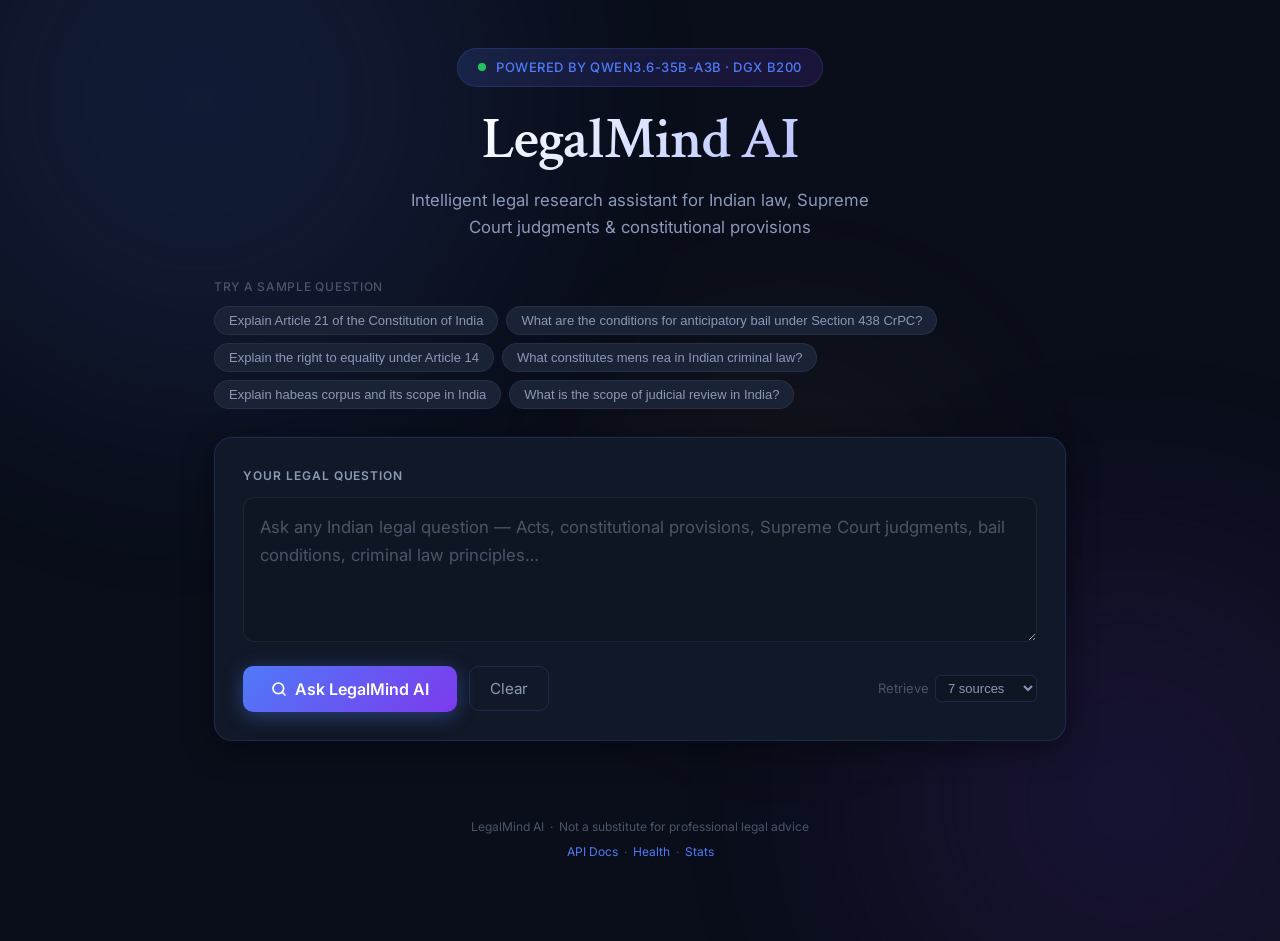
<file: app/index.html>
<!DOCTYPE html>
<html lang="en">
<head>
  <meta charset="UTF-8">
  <meta name="viewport" content="width=device-width, initial-scale=1.0">
  <title>LegalMind AI — Indian Legal Research Assistant</title>
  <meta name="description" content="LegalMind AI is an intelligent legal research assistant powered by Qwen3.6-35B, specialising in Indian law, Supreme Court judgments, and legal provisions.">
  <link rel="preconnect" href="https://fonts.googleapis.com">
  <link href="https://fonts.googleapis.com/css2?family=Inter:wght@300;400;500;600;700&family=Crimson+Text:ital,wght@0,400;0,600;1,400&display=swap" rel="stylesheet">
  <style>
    /* ── Design tokens ─────────────────────────────────────────────────── */
    :root {
      --bg-primary:    #0a0e1a;
      --bg-card:       #111827;
      --bg-card2:      #1a2236;
      --bg-input:      #0f1623;
      --accent:        #4f7af8;
      --accent-2:      #7c3aed;
      --accent-glow:   rgba(79, 122, 248, 0.18);
      --gold:          #f5c842;
      --text-primary:  #e8ecf4;
      --text-muted:    #8b98b8;
      --text-dim:      #4a5568;
      --border:        rgba(79, 122, 248, 0.18);
      --border-light:  rgba(255,255,255,0.06);
      --success:       #22c55e;
      --warn:          #f59e0b;
      --danger:        #ef4444;
      --radius:        12px;
      --radius-lg:     18px;
      --shadow:        0 8px 32px rgba(0,0,0,0.45);
      --transition:    0.22s cubic-bezier(0.4,0,0.2,1);
    }

    /* ── Reset ─────────────────────────────────────────────────────────── */
    *, *::before, *::after { box-sizing: border-box; margin: 0; padding: 0; }
    html { scroll-behavior: smooth; }

    body {
      background: var(--bg-primary);
      color: var(--text-primary);
      font-family: 'Inter', sans-serif;
      min-height: 100vh;
      line-height: 1.6;
      overflow-x: hidden;
    }

    /* ── Background orbs ───────────────────────────────────────────────── */
    .orb {
      position: fixed;
      border-radius: 50%;
      filter: blur(120px);
      opacity: 0.12;
      pointer-events: none;
      z-index: 0;
    }
    .orb-1 { width: 600px; height: 600px; background: var(--accent); top: -200px; left: -100px; }
    .orb-2 { width: 500px; height: 500px; background: var(--accent-2); bottom: -150px; right: -100px; }
    .orb-3 { width: 300px; height: 300px; background: var(--gold); top: 40%; left: 50%; opacity: 0.06; }

    /* ── Layout ────────────────────────────────────────────────────────── */
    .container {
      position: relative;
      z-index: 1;
      max-width: 900px;
      margin: 0 auto;
      padding: 0 24px 80px;
    }

    /* ── Header ────────────────────────────────────────────────────────── */
    header {
      padding: 48px 0 36px;
      text-align: center;
    }
    .logo-badge {
      display: inline-flex;
      align-items: center;
      gap: 10px;
      background: linear-gradient(135deg, rgba(79,122,248,0.15), rgba(124,58,237,0.15));
      border: 1px solid var(--border);
      border-radius: 50px;
      padding: 8px 20px;
      font-size: 13px;
      font-weight: 500;
      color: var(--accent);
      margin-bottom: 20px;
      letter-spacing: 0.04em;
      text-transform: uppercase;
    }
    .logo-badge .dot {
      width: 8px; height: 8px;
      background: var(--success);
      border-radius: 50%;
      animation: pulse 2s infinite;
    }
    @keyframes pulse {
      0%, 100% { opacity: 1; transform: scale(1); }
      50%       { opacity: 0.5; transform: scale(0.8); }
    }

    h1 {
      font-family: 'Crimson Text', serif;
      font-size: clamp(2.2rem, 5vw, 3.6rem);
      font-weight: 600;
      background: linear-gradient(135deg, #ffffff 30%, #c7d3ff 60%, #a78bfa 100%);
      -webkit-background-clip: text;
      -webkit-text-fill-color: transparent;
      background-clip: text;
      letter-spacing: -0.02em;
      line-height: 1.15;
      margin-bottom: 14px;
    }
    .tagline {
      font-size: 1.05rem;
      color: var(--text-muted);
      font-weight: 400;
      max-width: 500px;
      margin: 0 auto;
    }

    /* ── Query card ────────────────────────────────────────────────────── */
    .query-card {
      background: var(--bg-card);
      border: 1px solid var(--border);
      border-radius: var(--radius-lg);
      padding: 28px;
      box-shadow: var(--shadow), 0 0 0 1px rgba(79,122,248,0.05);
      margin-bottom: 28px;
      transition: border-color var(--transition);
    }
    .query-card:focus-within {
      border-color: rgba(79, 122, 248, 0.5);
      box-shadow: var(--shadow), 0 0 0 3px var(--accent-glow);
    }

    .query-label {
      font-size: 12px;
      font-weight: 600;
      color: var(--text-muted);
      text-transform: uppercase;
      letter-spacing: 0.08em;
      margin-bottom: 12px;
    }

    textarea#query-input {
      width: 100%;
      background: var(--bg-input);
      border: 1px solid var(--border-light);
      border-radius: var(--radius);
      color: var(--text-primary);
      font-family: 'Inter', sans-serif;
      font-size: 1.05rem;
      line-height: 1.65;
      padding: 16px;
      resize: vertical;
      min-height: 110px;
      outline: none;
      transition: border-color var(--transition);
    }
    textarea#query-input::placeholder { color: var(--text-dim); }
    textarea#query-input:focus { border-color: rgba(79,122,248,0.4); }

    .query-actions {
      display: flex;
      align-items: center;
      gap: 12px;
      margin-top: 16px;
      flex-wrap: wrap;
    }

    #ask-btn {
      display: inline-flex;
      align-items: center;
      gap: 8px;
      background: linear-gradient(135deg, var(--accent), var(--accent-2));
      color: white;
      border: none;
      border-radius: 10px;
      padding: 13px 28px;
      font-family: 'Inter', sans-serif;
      font-size: 1rem;
      font-weight: 600;
      cursor: pointer;
      transition: opacity var(--transition), transform var(--transition), box-shadow var(--transition);
      box-shadow: 0 4px 20px rgba(79,122,248,0.4);
    }
    #ask-btn:hover:not(:disabled) {
      opacity: 0.92;
      transform: translateY(-1px);
      box-shadow: 0 6px 28px rgba(79,122,248,0.5);
    }
    #ask-btn:active:not(:disabled) { transform: translateY(0); }
    #ask-btn:disabled { opacity: 0.5; cursor: not-allowed; }

    #clear-btn {
      background: transparent;
      border: 1px solid var(--border);
      border-radius: 10px;
      color: var(--text-muted);
      padding: 12px 20px;
      font-family: 'Inter', sans-serif;
      font-size: 0.95rem;
      cursor: pointer;
      transition: all var(--transition);
    }
    #clear-btn:hover { border-color: var(--accent); color: var(--accent); }

    .top-k-label {
      font-size: 13px;
      color: var(--text-dim);
      margin-left: auto;
      display: flex;
      align-items: center;
      gap: 6px;
    }
    .top-k-label select {
      background: var(--bg-input);
      border: 1px solid var(--border);
      border-radius: 6px;
      color: var(--text-muted);
      padding: 4px 8px;
      font-size: 13px;
    }

    /* ── Sample queries ─────────────────────────────────────────────────── */
    .samples {
      margin-bottom: 28px;
    }
    .samples-label {
      font-size: 12px;
      color: var(--text-dim);
      margin-bottom: 10px;
      font-weight: 500;
      text-transform: uppercase;
      letter-spacing: 0.06em;
    }
    .samples-grid {
      display: flex;
      flex-wrap: wrap;
      gap: 8px;
    }
    .sample-chip {
      background: var(--bg-card2);
      border: 1px solid var(--border-light);
      border-radius: 20px;
      color: var(--text-muted);
      font-size: 13px;
      padding: 6px 14px;
      cursor: pointer;
      transition: all var(--transition);
    }
    .sample-chip:hover {
      border-color: var(--accent);
      color: var(--accent);
      background: var(--accent-glow);
    }

    /* ── Status / Loading ────────────────────────────────────────────────── */
    #status-bar {
      display: none;
      align-items: center;
      gap: 12px;
      background: var(--bg-card2);
      border: 1px solid var(--border);
      border-radius: var(--radius);
      padding: 14px 20px;
      margin-bottom: 24px;
      font-size: 14px;
      color: var(--text-muted);
    }
    #status-bar.visible { display: flex; }
    .spinner {
      width: 18px; height: 18px;
      border: 2px solid var(--border);
      border-top-color: var(--accent);
      border-radius: 50%;
      animation: spin 0.8s linear infinite;
      flex-shrink: 0;
    }
    @keyframes spin { to { transform: rotate(360deg); } }

    /* ── Results ────────────────────────────────────────────────────────── */
    #results-container { display: none; }
    #results-container.visible { display: block; animation: fadeIn 0.4s ease; }
    @keyframes fadeIn { from { opacity: 0; transform: translateY(8px); } to { opacity: 1; transform: none; } }

    .result-header {
      display: flex;
      align-items: center;
      justify-content: space-between;
      margin-bottom: 20px;
      flex-wrap: wrap;
      gap: 10px;
    }
    .result-title {
      font-size: 13px;
      font-weight: 600;
      color: var(--text-muted);
      text-transform: uppercase;
      letter-spacing: 0.08em;
    }
    .latency-badge {
      font-size: 12px;
      background: var(--bg-card2);
      border: 1px solid var(--border-light);
      border-radius: 20px;
      padding: 4px 12px;
      color: var(--text-dim);
    }

    /* Section cards */
    .section-card {
      background: var(--bg-card);
      border: 1px solid var(--border-light);
      border-radius: var(--radius);
      padding: 20px 22px;
      margin-bottom: 16px;
      transition: border-color var(--transition);
    }
    .section-card:hover { border-color: var(--border); }

    .section-header {
      display: flex;
      align-items: center;
      gap: 10px;
      margin-bottom: 14px;
      font-size: 13px;
      font-weight: 600;
      text-transform: uppercase;
      letter-spacing: 0.08em;
      color: var(--text-muted);
    }
    .section-icon {
      width: 28px; height: 28px;
      border-radius: 7px;
      display: flex;
      align-items: center;
      justify-content: center;
      font-size: 15px;
      flex-shrink: 0;
    }

    /* Answer section */
    .answer-card {
      background: linear-gradient(135deg, rgba(79,122,248,0.08), rgba(124,58,237,0.06));
      border-color: rgba(79,122,248,0.25);
    }
    .answer-text {
      font-family: 'Crimson Text', serif;
      font-size: 1.15rem;
      line-height: 1.75;
      color: #d4daf5;
      white-space: pre-wrap;
    }

    /* Confidence badge */
    .confidence-badge {
      display: inline-flex;
      align-items: center;
      gap: 6px;
      border-radius: 20px;
      padding: 5px 14px;
      font-size: 13px;
      font-weight: 600;
    }
    .conf-high   { background: rgba(34,197,94,0.12);  color: var(--success); border: 1px solid rgba(34,197,94,0.25); }
    .conf-medium { background: rgba(245,158,11,0.12); color: var(--warn);    border: 1px solid rgba(245,158,11,0.25); }
    .conf-low    { background: rgba(239,68,68,0.12);  color: var(--danger);  border: 1px solid rgba(239,68,68,0.25); }

    /* Lists */
    .provision-list, .judgment-list {
      list-style: none;
      display: flex;
      flex-direction: column;
      gap: 8px;
    }
    .provision-item, .judgment-item {
      display: flex;
      align-items: flex-start;
      gap: 10px;
      font-size: 14px;
      color: var(--text-primary);
      padding: 8px 12px;
      background: var(--bg-input);
      border-radius: 8px;
      border: 1px solid var(--border-light);
    }
    .provision-item::before { content: "§"; color: var(--accent); font-weight: 700; flex-shrink: 0; }
    .judgment-item::before  { content: "⚖"; font-size: 13px; flex-shrink: 0; }

    /* Citations */
    .citation-list { list-style: none; display: flex; flex-direction: column; gap: 6px; }
    .citation-item {
      font-size: 13px;
      color: var(--text-muted);
      font-family: 'Inter', monospace;
      padding: 6px 10px;
      background: var(--bg-input);
      border-radius: 6px;
      border-left: 2px solid var(--accent);
    }

    /* Reasoning text */
    .reasoning-text {
      font-size: 14.5px;
      line-height: 1.8;
      color: var(--text-muted);
      white-space: pre-wrap;
    }

    /* Limitations */
    .limitations-text {
      font-size: 13.5px;
      color: var(--text-dim);
      line-height: 1.7;
      font-style: italic;
      white-space: pre-wrap;
    }

    /* Retrieved docs accordion */
    .docs-toggle {
      background: none;
      border: none;
      color: var(--text-dim);
      font-size: 13px;
      cursor: pointer;
      padding: 0;
      display: flex;
      align-items: center;
      gap: 6px;
      font-family: inherit;
      transition: color var(--transition);
    }
    .docs-toggle:hover { color: var(--accent); }
    .docs-list { margin-top: 14px; display: none; flex-direction: column; gap: 8px; }
    .docs-list.open { display: flex; }
    .doc-item {
      background: var(--bg-input);
      border: 1px solid var(--border-light);
      border-radius: 8px;
      padding: 12px;
      font-size: 13px;
    }
    .doc-title { font-weight: 600; color: var(--text-primary); margin-bottom: 4px; }
    .doc-meta  { color: var(--text-dim); font-size: 12px; margin-bottom: 6px; }
    .doc-preview { color: var(--text-muted); font-size: 12px; font-style: italic; }
    .doc-score { float: right; font-size: 11px; color: var(--accent); }

    /* Error state */
    .error-card {
      background: rgba(239,68,68,0.08);
      border: 1px solid rgba(239,68,68,0.25);
      border-radius: var(--radius);
      padding: 18px 22px;
      color: #fca5a5;
      font-size: 14px;
    }

    /* ── Footer ────────────────────────────────────────────────────────── */
    footer {
      text-align: center;
      padding-top: 48px;
      font-size: 12px;
      color: var(--text-dim);
    }
    footer a { color: var(--accent); text-decoration: none; }

    /* ── Responsive ────────────────────────────────────────────────────── */
    @media (max-width: 600px) {
      .query-actions { flex-direction: column; align-items: stretch; }
      #ask-btn { width: 100%; justify-content: center; }
      .top-k-label { margin-left: 0; }
    }
  </style>
</head>
<body>
  <!-- Background orbs -->
  <div class="orb orb-1"></div>
  <div class="orb orb-2"></div>
  <div class="orb orb-3"></div>

  <div class="container">
    <!-- Header -->
    <header>
      <div class="logo-badge">
        <span class="dot"></span>
        Powered by Qwen3.6-35B-A3B · DGX B200
      </div>
      <h1>LegalMind AI</h1>
      <p class="tagline">Intelligent legal research assistant for Indian law, Supreme Court judgments & constitutional provisions</p>
    </header>

    <!-- Sample queries -->
    <div class="samples">
      <div class="samples-label">Try a sample question</div>
      <div class="samples-grid" id="samples-grid">
        <button class="sample-chip" onclick="setQuery(this.textContent)">Explain Article 21 of the Constitution of India</button>
        <button class="sample-chip" onclick="setQuery(this.textContent)">What are the conditions for anticipatory bail under Section 438 CrPC?</button>
        <button class="sample-chip" onclick="setQuery(this.textContent)">Explain the right to equality under Article 14</button>
        <button class="sample-chip" onclick="setQuery(this.textContent)">What constitutes mens rea in Indian criminal law?</button>
        <button class="sample-chip" onclick="setQuery(this.textContent)">Explain habeas corpus and its scope in India</button>
        <button class="sample-chip" onclick="setQuery(this.textContent)">What is the scope of judicial review in India?</button>
      </div>
    </div>

    <!-- Query card -->
    <div class="query-card">
      <div class="query-label">Your Legal Question</div>
      <textarea
        id="query-input"
        placeholder="Ask any Indian legal question — Acts, constitutional provisions, Supreme Court judgments, bail conditions, criminal law principles…"
        rows="4"
      ></textarea>
      <div class="query-actions">
        <button id="ask-btn" onclick="askQuery()">
          <svg width="16" height="16" viewBox="0 0 24 24" fill="none" stroke="currentColor" stroke-width="2.5" stroke-linecap="round" stroke-linejoin="round"><circle cx="11" cy="11" r="8"/><path d="M21 21l-4.35-4.35"/></svg>
          Ask LegalMind AI
        </button>
        <button id="clear-btn" onclick="clearAll()">Clear</button>
        <div class="top-k-label">
          Retrieve
          <select id="top-k-select">
            <option value="5">5 sources</option>
            <option value="7" selected>7 sources</option>
            <option value="10">10 sources</option>
          </select>
        </div>
      </div>
    </div>

    <!-- Status bar -->
    <div id="status-bar">
      <div class="spinner"></div>
      <span id="status-text">Retrieving relevant legal documents…</span>
    </div>

    <!-- Results -->
    <div id="results-container">
      <div class="result-header">
        <div class="result-title">LegalMind Analysis</div>
        <div class="latency-badge" id="latency-badge">—</div>
      </div>

      <!-- Answer -->
      <div class="section-card answer-card" id="answer-section">
        <div class="section-header">
          <div class="section-icon" style="background:rgba(79,122,248,0.15)">💡</div>
          Answer
          <span id="confidence-badge" class="confidence-badge" style="margin-left:auto"></span>
        </div>
        <div class="answer-text" id="answer-text"></div>
      </div>

      <!-- Legal Provisions -->
      <div class="section-card" id="provisions-section" style="display:none">
        <div class="section-header">
          <div class="section-icon" style="background:rgba(79,122,248,0.12)">§</div>
          Relevant Legal Provisions
        </div>
        <ul class="provision-list" id="provisions-list"></ul>
      </div>

      <!-- Judgments -->
      <div class="section-card" id="judgments-section" style="display:none">
        <div class="section-header">
          <div class="section-icon" style="background:rgba(124,58,237,0.12)">⚖️</div>
          Relevant Judgments
        </div>
        <ul class="judgment-list" id="judgments-list"></ul>
      </div>

      <!-- Legal Reasoning -->
      <div class="section-card" id="reasoning-section" style="display:none">
        <div class="section-header">
          <div class="section-icon" style="background:rgba(245,158,11,0.12)">🔍</div>
          Legal Reasoning
        </div>
        <div class="reasoning-text" id="reasoning-text"></div>
      </div>

      <!-- Citations -->
      <div class="section-card" id="citations-section" style="display:none">
        <div class="section-header">
          <div class="section-icon" style="background:rgba(34,197,94,0.12)">📚</div>
          Evidence &amp; Citations
        </div>
        <ul class="citation-list" id="citations-list"></ul>
      </div>

      <!-- Limitations -->
      <div class="section-card" id="limitations-section" style="display:none">
        <div class="section-header">
          <div class="section-icon" style="background:rgba(239,68,68,0.10)">⚠️</div>
          Limitations
        </div>
        <div class="limitations-text" id="limitations-text"></div>
      </div>

      <!-- Retrieved documents (collapsible) -->
      <div class="section-card" id="docs-section" style="display:none">
        <div class="section-header">
          <div class="section-icon" style="background:rgba(107,114,128,0.12)">📄</div>
          Retrieved Sources
          <button class="docs-toggle" onclick="toggleDocs()" style="margin-left:auto" id="docs-toggle-btn">
            Show <span id="docs-count">0</span> sources ▾
          </button>
        </div>
        <div class="docs-list" id="docs-list"></div>
      </div>
    </div>

    <footer>
      <p>LegalMind AI &nbsp;·&nbsp; Not a substitute for professional legal advice</p>
      <p style="margin-top:6px"><a href="/docs" target="_blank">API Docs</a> &nbsp;·&nbsp; <a href="/health" target="_blank">Health</a> &nbsp;·&nbsp; <a href="/stats" target="_blank">Stats</a></p>
    </footer>
  </div>

  <script>
    // ── State ──────────────────────────────────────────────────────────────
    let isLoading = false;

    // ── Helpers ────────────────────────────────────────────────────────────
    function setQuery(text) {
      document.getElementById('query-input').value = text;
      document.getElementById('query-input').focus();
    }

    function clearAll() {
      document.getElementById('query-input').value = '';
      document.getElementById('results-container').classList.remove('visible');
      document.getElementById('status-bar').classList.remove('visible');
      document.getElementById('query-input').focus();
    }

    function setStatus(text) {
      document.getElementById('status-text').textContent = text;
      document.getElementById('status-bar').classList.add('visible');
    }

    function hideStatus() {
      document.getElementById('status-bar').classList.remove('visible');
    }

    function toggleDocs() {
      const list = document.getElementById('docs-list');
      const btn  = document.getElementById('docs-toggle-btn');
      list.classList.toggle('open');
      btn.textContent = list.classList.contains('open')
        ? `Hide sources ▴`
        : `Show ${document.getElementById('docs-count').textContent} sources ▾`;
    }

    // ── Confidence badge ───────────────────────────────────────────────────
    function renderConfidence(conf) {
      const el = document.getElementById('confidence-badge');
      const c  = (conf || '').toUpperCase();
      if (!c) { el.style.display = 'none'; return; }
      el.style.display = '';
      const cls = c.includes('HIGH') ? 'conf-high' : c.includes('MED') ? 'conf-medium' : 'conf-low';
      el.className = 'confidence-badge ' + cls;
      el.textContent = c.split('\n')[0].trim();
    }

    // ── Populate list ──────────────────────────────────────────────────────
    function populateList(items, listId, sectionId, itemClass) {
      const section = document.getElementById(sectionId);
      const list    = document.getElementById(listId);
      list.innerHTML = '';
      if (!items || !items.length) { section.style.display = 'none'; return; }
      section.style.display = '';
      items.forEach(item => {
        const li = document.createElement('li');
        li.className = itemClass;
        li.textContent = item;
        list.appendChild(li);
      });
    }

    // ── Main query ─────────────────────────────────────────────────────────
    async function askQuery() {
      const query = document.getElementById('query-input').value.trim();
      if (!query || isLoading) return;

      const topK = parseInt(document.getElementById('top-k-select').value);
      isLoading = true;
      document.getElementById('ask-btn').disabled = true;
      document.getElementById('results-container').classList.remove('visible');
      setStatus('Retrieving relevant legal documents…');

      const t0 = Date.now();

      try {
        const res = await fetch('/query', {
          method: 'POST',
          headers: { 'Content-Type': 'application/json' },
          body: JSON.stringify({ query, top_k: topK }),
        });

        setStatus('Generating legal analysis with Qwen3.6…');

        if (!res.ok) {
          const err = await res.json().catch(() => ({ detail: res.statusText }));
          throw new Error(err.detail || 'Server error');
        }

        const data = await res.json();
        const elapsed = ((Date.now() - t0) / 1000).toFixed(1);

        hideStatus();
        renderResults(data, elapsed);

      } catch (err) {
        hideStatus();
        showError(err.message);
      } finally {
        isLoading = false;
        document.getElementById('ask-btn').disabled = false;
      }
    }

    function renderResults(data, elapsed) {
      // Latency
      document.getElementById('latency-badge').textContent =
        `⏱ ${data.total_latency}s total (retrieve: ${data.retrieval_latency}s · generate: ${data.generation_latency}s)`;

      // Answer
      document.getElementById('answer-text').textContent = data.answer || data.raw_answer || '(No answer returned)';
      renderConfidence(data.confidence);

      // Provisions
      populateList(data.legal_provisions, 'provisions-list', 'provisions-section', 'provision-item');

      // Judgments
      populateList(data.judgments, 'judgments-list', 'judgments-section', 'judgment-item');

      // Reasoning
      const reasoningEl = document.getElementById('reasoning-text');
      const reasoningSec = document.getElementById('reasoning-section');
      if (data.legal_reasoning && data.legal_reasoning.trim()) {
        reasoningEl.textContent = data.legal_reasoning;
        reasoningSec.style.display = '';
      } else {
        reasoningSec.style.display = 'none';
      }

      // Citations
      const citationList = document.getElementById('citations-list');
      const citationSec  = document.getElementById('citations-section');
      citationList.innerHTML = '';
      if (data.citations && data.citations.length) {
        citationSec.style.display = '';
        data.citations.forEach(c => {
          const li = document.createElement('li');
          li.className = 'citation-item';
          li.textContent = c;
          citationList.appendChild(li);
        });
      } else {
        citationSec.style.display = 'none';
      }

      // Limitations
      const limText = document.getElementById('limitations-text');
      const limSec  = document.getElementById('limitations-section');
      if (data.limitations && data.limitations.trim()) {
        limText.textContent = data.limitations;
        limSec.style.display = '';
      } else {
        limSec.style.display = 'none';
      }

      // Retrieved documents
      const docsList = document.getElementById('docs-list');
      const docsSec  = document.getElementById('docs-section');
      const docsCount = document.getElementById('docs-count');
      docsList.innerHTML = '';
      docsList.classList.remove('open');
      if (data.retrieved_documents && data.retrieved_documents.length) {
        docsSec.style.display = '';
        docsCount.textContent = data.retrieved_documents.length;
        document.getElementById('docs-toggle-btn').textContent =
          `Show ${data.retrieved_documents.length} sources ▾`;
        data.retrieved_documents.forEach(doc => {
          const div = document.createElement('div');
          div.className = 'doc-item';
          const score = doc.rerank_score != null
            ? `Rerank: ${doc.rerank_score.toFixed(3)}`
            : `RRF: ${(doc.rrf_score || 0).toFixed(4)}`;
          div.innerHTML = `
            <div class="doc-title">[${doc.citation_id}] ${doc.title || 'Unknown'}
              <span class="doc-score">${score}</span>
            </div>
            <div class="doc-meta">${doc.document_type || ''} · ${doc.court || ''} ${doc.date ? '· ' + doc.date : ''}</div>
            <div class="doc-preview">${(doc.text_preview || '').replace(/</g,'&lt;')}…</div>
          `;
          docsList.appendChild(div);
        });
      } else {
        docsSec.style.display = 'none';
      }

      document.getElementById('results-container').classList.add('visible');
      document.getElementById('results-container').scrollIntoView({ behavior: 'smooth', block: 'start' });
    }

    function showError(msg) {
      const container = document.getElementById('results-container');
      container.innerHTML = `<div class="error-card">⚠️ Error: ${msg}</div>`;
      container.classList.add('visible');
    }

    // ── Keyboard shortcut (Ctrl+Enter) ─────────────────────────────────────
    document.addEventListener('DOMContentLoaded', () => {
      document.getElementById('query-input').addEventListener('keydown', e => {
        if ((e.ctrlKey || e.metaKey) && e.key === 'Enter') {
          e.preventDefault();
          askQuery();
        }
      });
    });
  </script>
</body>
</html>
</file>
